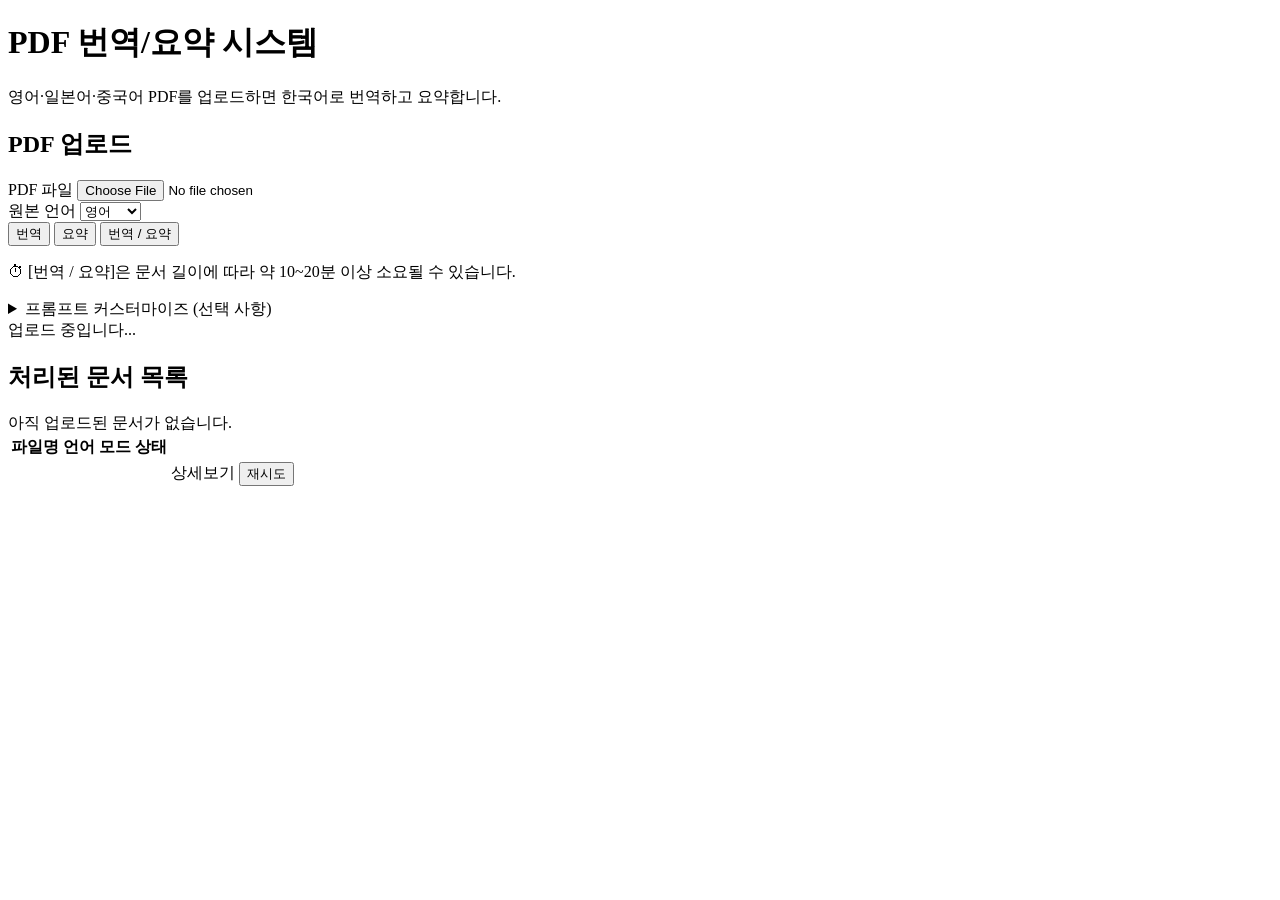
<file: src/main/resources/templates/index.html>
<!DOCTYPE html>
<html xmlns:th="http://www.thymeleaf.org" lang="ko">
<head>
    <meta charset="UTF-8">
    <meta name="viewport" content="width=device-width, initial-scale=1.0">
    <title>PDF 번역/요약 시스템</title>
    <link rel="stylesheet" th:href="@{/css/style.css}">
</head>
<body th:data-has-processing="${hasProcessing}">
<div class="container">
    <h1>PDF 번역/요약 시스템</h1>
    <p class="subtitle">영어·일본어·중국어 PDF를 업로드하면 한국어로 번역하고 요약합니다.</p>

    <div class="card">
        <h2>PDF 업로드</h2>

        <div th:if="${message}" class="alert" th:text="${message}"></div>

        <form method="post" action="/upload" enctype="multipart/form-data" id="uploadForm">
            <div class="form-row">
                <div class="form-group">
                    <label>PDF 파일</label>
                    <input type="file" name="file" accept=".pdf" required>
                </div>
                <div class="form-group" style="max-width:160px;">
                    <label>원본 언어</label>
                    <select name="sourceLang">
                        <option value="EN">영어</option>
                        <option value="JA">일본어</option>
                        <option value="ZH">중국어</option>
                    </select>
                </div>
                <div class="btn-group">
                    <button type="submit" name="processMode" value="TRANSLATE" class="btn-submit btn-translate">번역</button>
                    <button type="submit" name="processMode" value="SUMMARIZE" class="btn-submit btn-summarize">요약</button>
                    <button type="submit" name="processMode" value="BOTH" class="btn-submit btn-both">번역 / 요약</button>
                </div>
            </div>
            <p class="notice-time">⏱ [번역 / 요약]은 문서 길이에 따라 약 10~20분 이상 소요될 수 있습니다.</p>

            <details class="prompt-advanced">
                <summary class="prompt-toggle">프롬프트 커스터마이즈 (선택 사항)</summary>
                <div class="prompt-fields">
                    <div class="form-group">
                        <label>번역 프롬프트 (시스템)</label>
                        <textarea name="translatePrompt" rows="3"
                                  placeholder="비워두면 기본 전문 번역 프롬프트 사용&#10;예: 법률 계약서 전문 번역가입니다. 조항 번호와 당사자명을 원문 그대로 유지하세요."></textarea>
                    </div>
                    <div class="form-group">
                        <label>요약 프롬프트 (시스템)</label>
                        <textarea name="summaryPrompt" rows="3"
                                  placeholder="비워두면 문서 유형 자동 판별 요약 프롬프트 사용&#10;예: 특허 청구항 중심으로 발명의 핵심을 3줄 이내로 요약하세요."></textarea>
                    </div>
                </div>
            </details>
            <div class="uploading" id="uploadingMsg">
                <div class="spinner"></div>
                <span>업로드 중입니다...</span>
            </div>
        </form>
    </div>

    <div class="card">
        <h2>처리된 문서 목록</h2>
        <div th:if="${#lists.isEmpty(documents)}" class="empty">아직 업로드된 문서가 없습니다.</div>
        <div class="table-wrap" th:unless="${#lists.isEmpty(documents)}">
            <table>
                <thead>
                <tr>
                    <th>파일명</th>
                    <th class="col-lang">언어</th>
                    <th class="col-mode">모드</th>
                    <th class="col-status">상태</th>
                    <th class="col-action"></th>
                </tr>
                </thead>
                <tbody>
                <tr th:each="doc : ${documents}"
                    th:class="${doc.status.name() == 'FAILED'} ? 'row-failed' : ''">
                    <td>
                        <div style="font-weight:600;color:#1a2b4a;font-size:0.9rem;" th:text="${doc.fileName}"></div>
                        <div class="meta-text" th:text="${#temporals.format(doc.createdAt, 'MM-dd HH:mm')}"></div>
                    </td>
                    <td style="font-size:0.84rem;color:#475569;font-weight:500;white-space:nowrap;"
                        th:text="${doc.originLang == 'EN' ? '영어' : (doc.originLang == 'JA' ? '일본어' : '중국어')}"></td>
                    <td style="font-size:0.82rem;color:#64748b;white-space:nowrap;"
                        th:text="${doc.processMode?.displayName}"></td>
                    <td>
                        <span th:class="'badge badge-' + ${doc.status.name().toLowerCase()}"
                              th:text="${doc.status.displayName}"></span>
                    </td>
                    <td class="col-action" style="text-align:right;">
                        <!-- PROCESSING: 진행 상태 텍스트 (링크 없음) -->
                        <th:block th:if="${doc.status.name() == 'PROCESSING'}">
                            <span class="processing-label"
                                  th:text="${doc.processMode?.name() == 'TRANSLATE' ? '번역중...' : (doc.processMode?.name() == 'SUMMARIZE' ? '요약중...' : '번역+요약중...')}"></span>
                        </th:block>
                        <!-- 그 외: 보기 버튼 -->
                        <th:block th:unless="${doc.status.name() == 'PROCESSING'}">
                            <a class="btn-view" th:href="@{/detail/{id}(id=${doc.id})}">상세보기</a>
                            <form th:if="${doc.status.name() == 'FAILED'}"
                                  th:action="@{/retry/{id}(id=${doc.id})}"
                                  method="post"
                                  style="display:inline;">
                                <button type="submit" class="btn-retry">재시도</button>
                            </form>
                        </th:block>
                    </td>
                </tr>
                </tbody>
            </table>
        </div>
    </div>
</div>

<script th:src="@{/js/index.js}"></script>
</body>
</html>
</file>
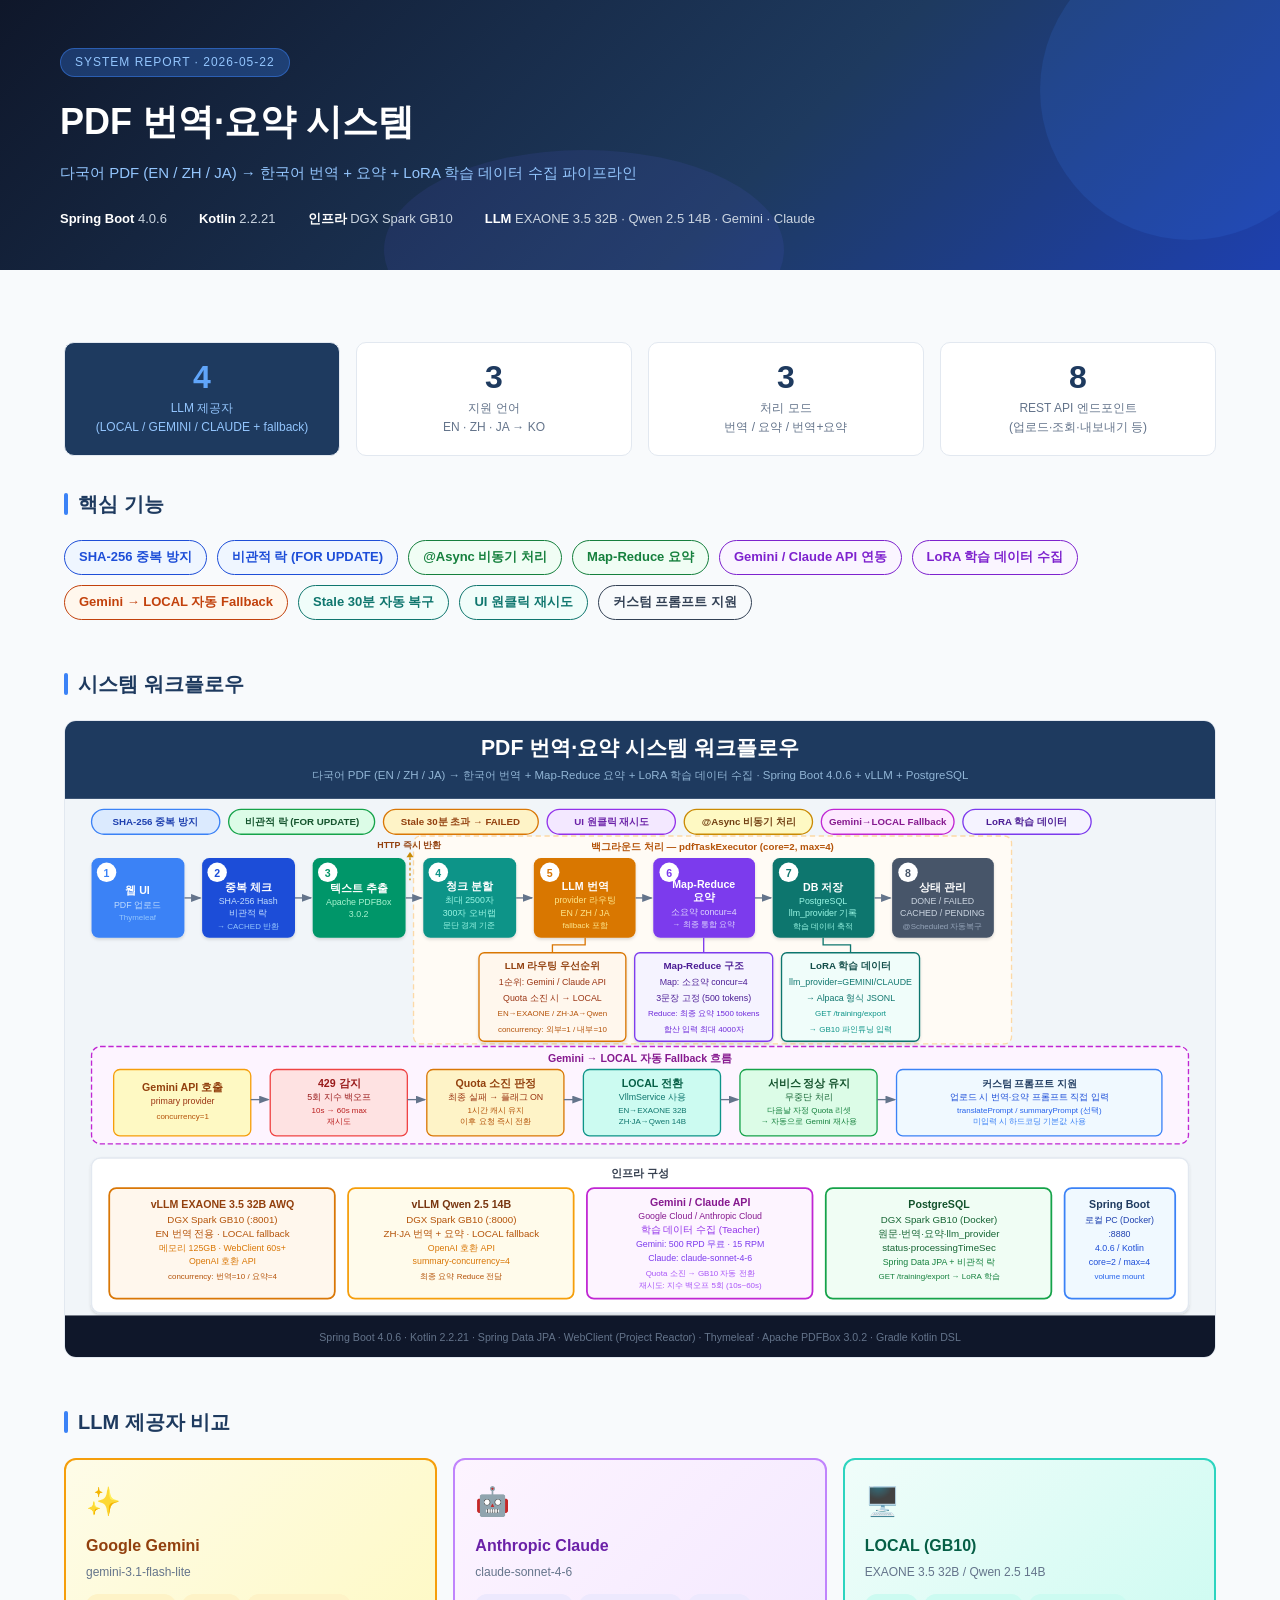
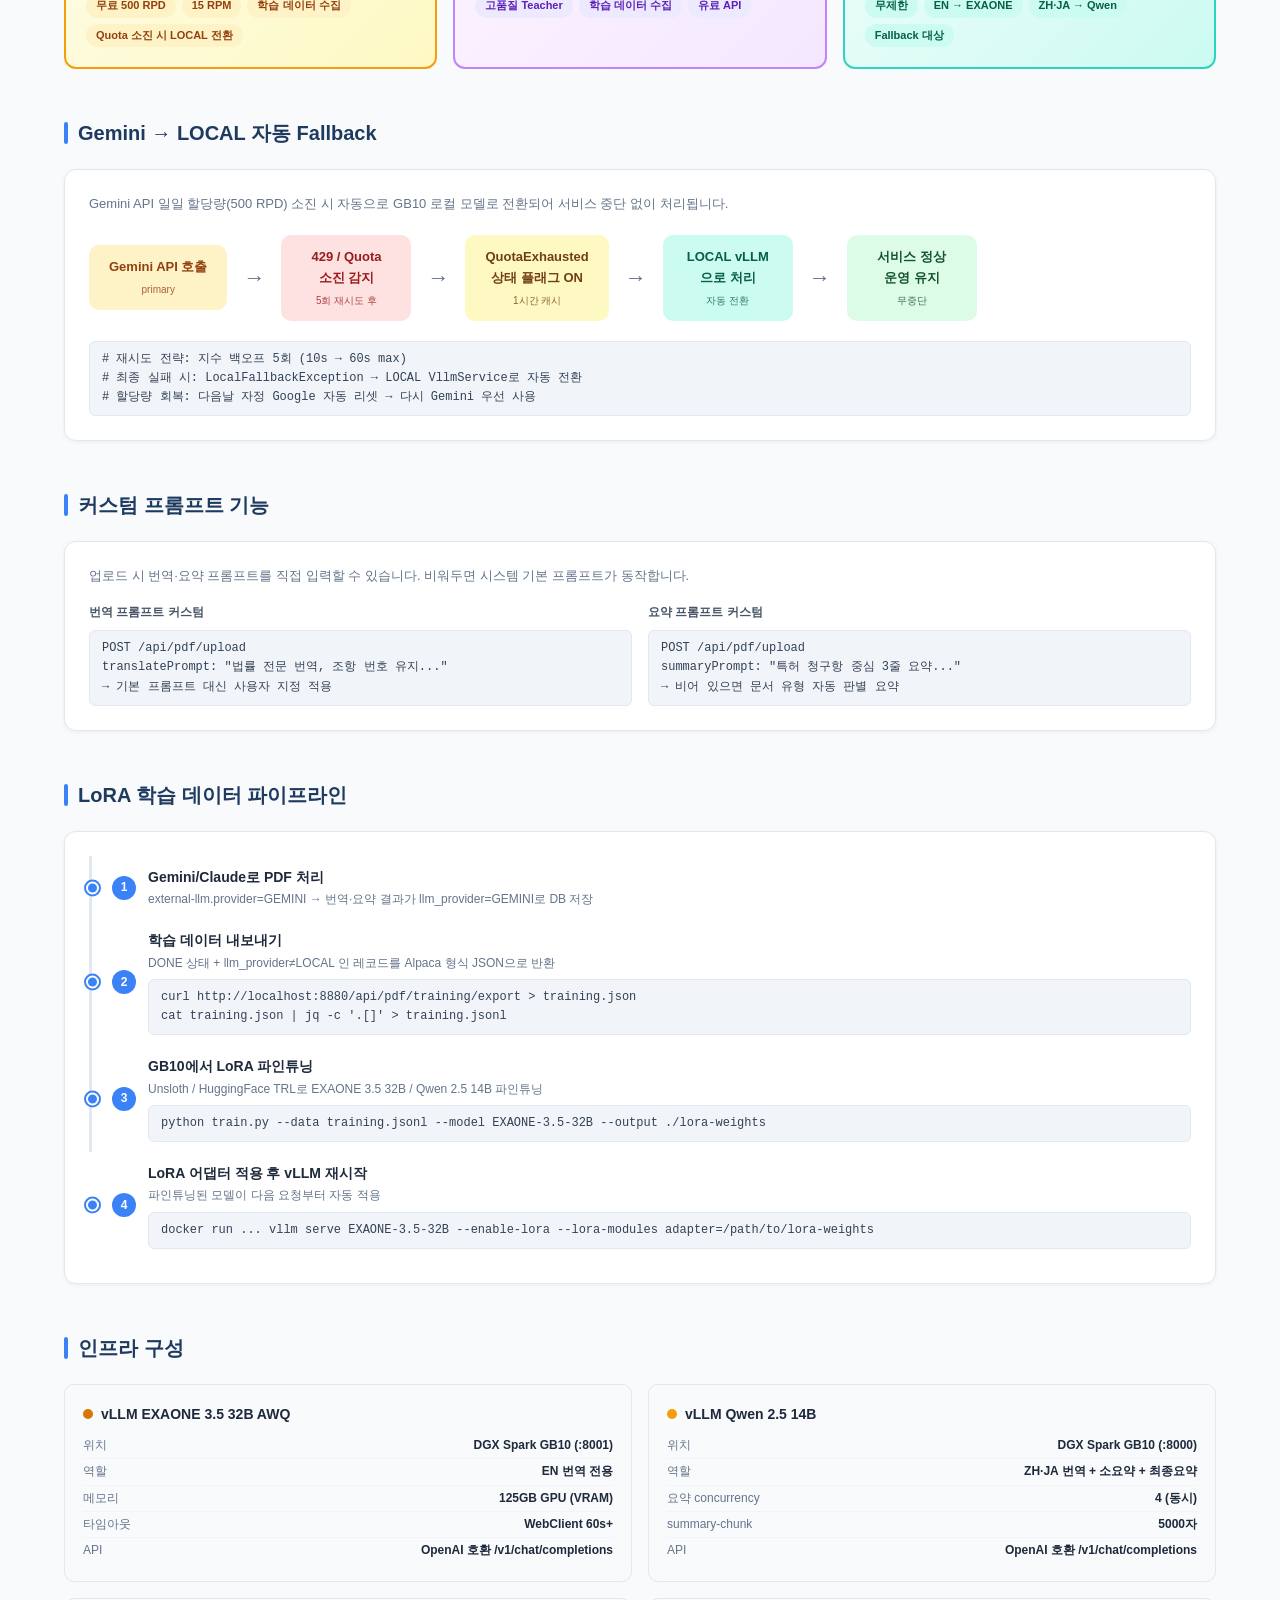
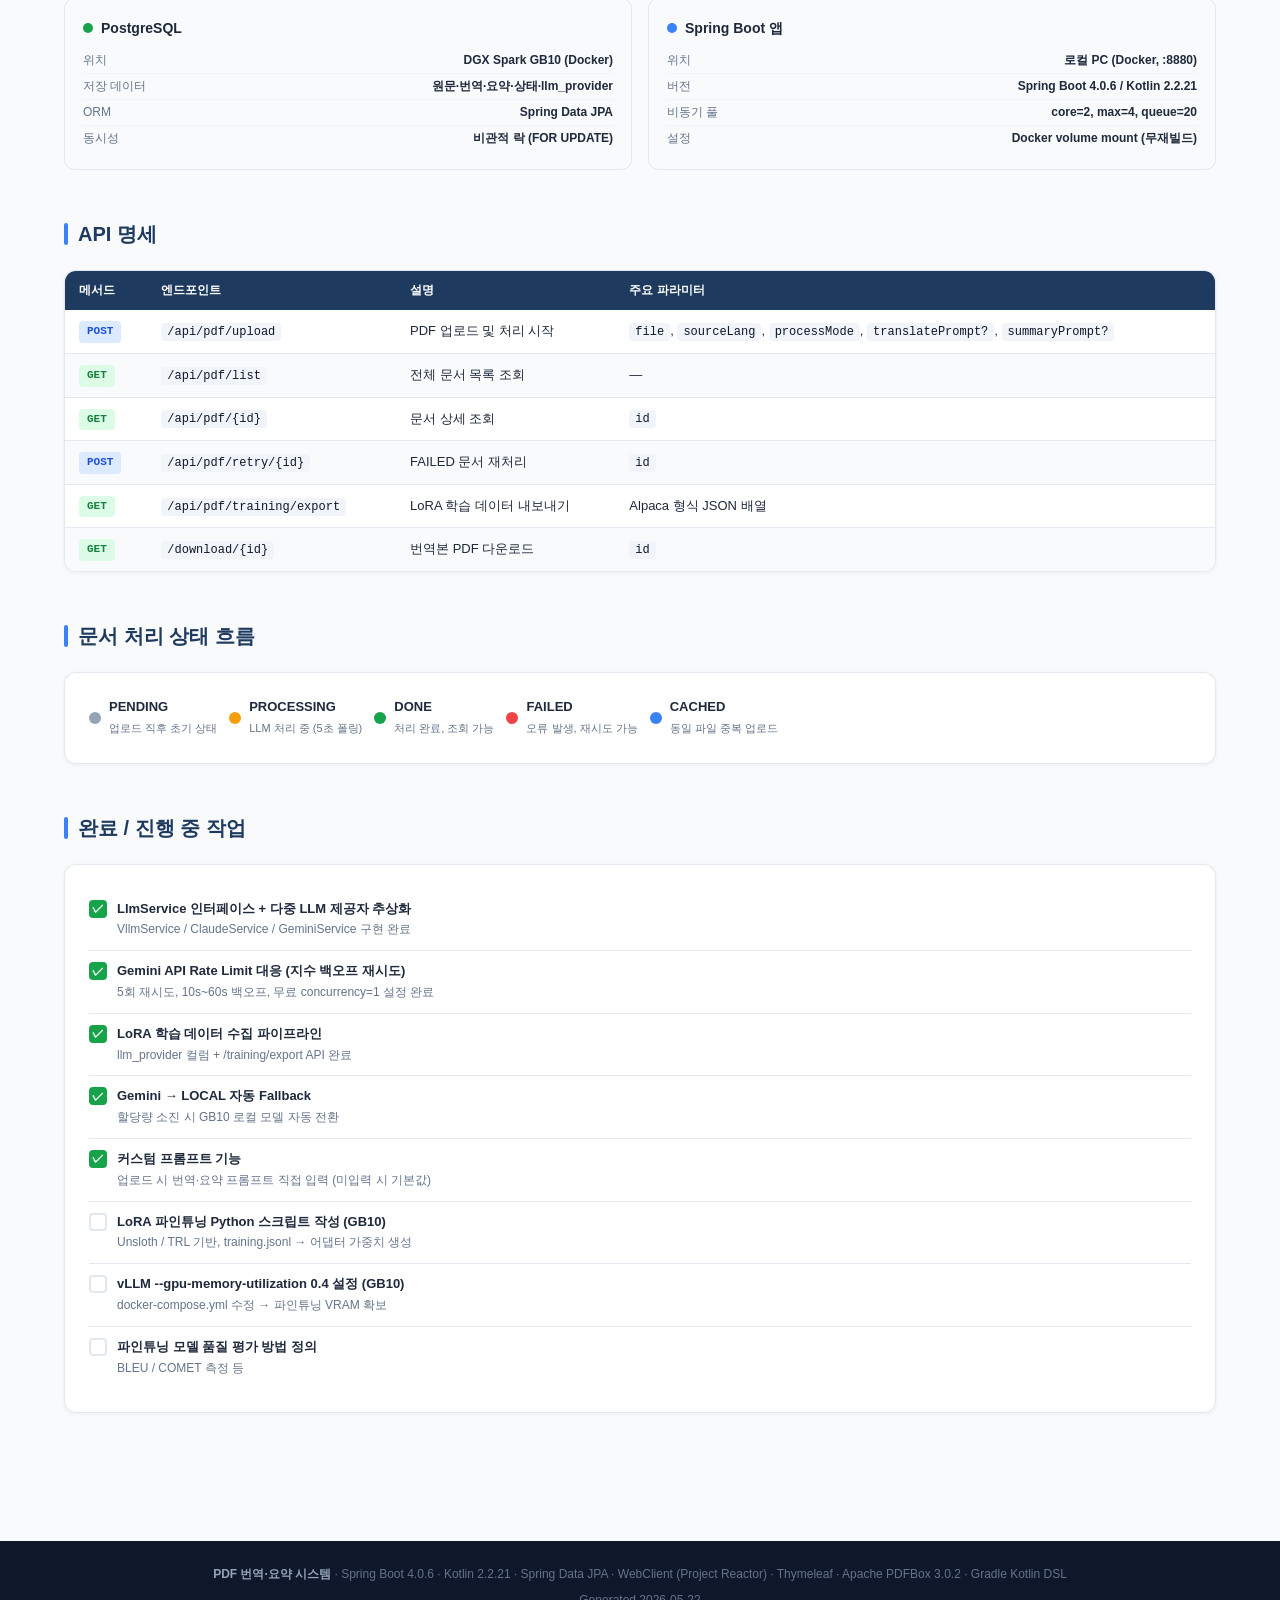
<file: docs/system-report.html>
<!DOCTYPE html>
<html lang="ko">
<head>
  <meta charset="UTF-8">
  <meta name="viewport" content="width=device-width, initial-scale=1.0">
  <title>PDF 번역·요약 시스템 보고서</title>
  <style>
    :root {
      --blue:    #3b82f6;
      --indigo:  #6366f1;
      --purple:  #9333ea;
      --green:   #16a34a;
      --orange:  #d97706;
      --teal:    #0d9488;
      --slate:   #475569;
      --navy:    #1e3a5f;
      --bg:      #f8fafc;
      --card:    #ffffff;
      --border:  #e2e8f0;
      --text:    #1e293b;
      --muted:   #64748b;
    }

    * { box-sizing: border-box; margin: 0; padding: 0; }

    body {
      font-family: 'Malgun Gothic', 'Apple SD Gothic Neo', 'Noto Sans KR', sans-serif;
      background: var(--bg);
      color: var(--text);
      line-height: 1.6;
    }

    /* ── Header ── */
    header {
      background: linear-gradient(135deg, #0f172a 0%, #1e3a5f 60%, #1e40af 100%);
      color: white;
      padding: 48px 60px 40px;
      position: relative;
      overflow: hidden;
    }
    header::before {
      content: '';
      position: absolute;
      top: -60px; right: -60px;
      width: 300px; height: 300px;
      border-radius: 50%;
      background: rgba(59,130,246,0.15);
    }
    header::after {
      content: '';
      position: absolute;
      bottom: -80px; left: 30%;
      width: 400px; height: 200px;
      border-radius: 50%;
      background: rgba(99,102,241,0.1);
    }
    .header-tag {
      display: inline-block;
      background: rgba(59,130,246,0.3);
      border: 1px solid rgba(59,130,246,0.5);
      color: #93c5fd;
      font-size: 12px;
      padding: 4px 14px;
      border-radius: 20px;
      margin-bottom: 16px;
      letter-spacing: 1px;
    }
    header h1 {
      font-size: 36px;
      font-weight: 800;
      margin-bottom: 10px;
      position: relative; z-index: 1;
    }
    header p {
      color: #93c5fd;
      font-size: 15px;
      position: relative; z-index: 1;
    }
    .header-meta {
      margin-top: 24px;
      display: flex;
      gap: 32px;
      position: relative; z-index: 1;
    }
    .header-meta span {
      font-size: 13px;
      color: #cbd5e1;
    }
    .header-meta strong { color: white; }

    /* ── Layout ── */
    main { max-width: 1200px; margin: 0 auto; padding: 40px 24px 80px; }

    /* ── Section ── */
    section { margin-bottom: 48px; }
    .section-title {
      font-size: 20px;
      font-weight: 700;
      color: var(--navy);
      margin-bottom: 20px;
      display: flex;
      align-items: center;
      gap: 10px;
    }
    .section-title::before {
      content: '';
      display: inline-block;
      width: 4px; height: 22px;
      background: var(--blue);
      border-radius: 2px;
    }

    /* ── Cards ── */
    .card {
      background: var(--card);
      border: 1px solid var(--border);
      border-radius: 12px;
      padding: 24px;
      box-shadow: 0 1px 4px rgba(0,0,0,.06);
    }

    /* ── Chip grid ── */
    .chip-grid {
      display: flex;
      flex-wrap: wrap;
      gap: 10px;
      margin-bottom: 24px;
    }
    .chip {
      display: flex;
      align-items: center;
      gap: 6px;
      padding: 6px 14px;
      border-radius: 20px;
      font-size: 13px;
      font-weight: 600;
      border: 1px solid currentColor;
    }
    .chip-blue   { background:#eff6ff; color:#1d4ed8; }
    .chip-green  { background:#f0fdf4; color:#15803d; }
    .chip-purple { background:#faf5ff; color:#7e22ce; }
    .chip-orange { background:#fff7ed; color:#c2410c; }
    .chip-teal   { background:#f0fdfa; color:#0f766e; }
    .chip-slate  { background:#f8fafc; color:#334155; }

    /* ── Flow diagram ── */
    .flow-wrap {
      overflow-x: auto;
      padding-bottom: 8px;
    }
    .flow {
      display: flex;
      align-items: flex-start;
      gap: 0;
      min-width: 560px;
    }
    .flow-step {
      display: flex;
      flex-direction: column;
      align-items: center;
      min-width: 120px;
      flex: 1;
    }
    .flow-sep {
      flex-shrink: 0;
      width: 28px;
      padding-top: 33px;
      text-align: center;
      color: #94a3b8;
      font-size: 20px;
      line-height: 1;
    }
    .flow-box {
      width: 100%;
      border-radius: 10px;
      padding: 14px 8px;
      text-align: center;
      color: white;
      font-size: 12px;
      font-weight: 700;
      min-height: 90px;
      display: flex;
      flex-direction: column;
      align-items: center;
      justify-content: center;
      gap: 4px;
      box-shadow: 0 2px 8px rgba(0,0,0,.12);
    }
    .flow-num {
      display: flex;
      align-items: center;
      justify-content: center;
      width: 22px; height: 22px;
      border-radius: 50%;
      background: rgba(255,255,255,0.3);
      font-size: 12px;
      font-weight: 800;
      margin-bottom: 2px;
    }
    .flow-sub {
      font-size: 10px;
      font-weight: 400;
      opacity: .85;
      margin-top: 2px;
      line-height: 1.4;
    }
    .flow-label {
      font-size: 10px;
      color: var(--muted);
      text-align: center;
      margin-top: 6px;
      padding: 0 4px;
      min-height: 16px;
    }
    .bg-async {
      background: #fffbf5;
      border: 2px dashed #fcd9a7;
      border-radius: 12px;
      padding: 12px 16px 16px;
      flex: 1;
    }
    .async-label {
      font-size: 11px;
      color: #b45309;
      font-weight: 700;
      margin-bottom: 8px;
    }

    /* ── LLM Provider cards ── */
    .provider-grid {
      display: grid;
      grid-template-columns: repeat(3, 1fr);
      gap: 16px;
    }
    .provider-card {
      border-radius: 12px;
      padding: 20px;
      border: 2px solid transparent;
    }
    .provider-card.gemini {
      background: linear-gradient(135deg, #fefce8, #fef9c3);
      border-color: #f59e0b;
    }
    .provider-card.claude {
      background: linear-gradient(135deg, #fdf4ff, #f3e8ff);
      border-color: #c084fc;
    }
    .provider-card.local {
      background: linear-gradient(135deg, #f0fdfa, #ccfbf1);
      border-color: #2dd4bf;
    }
    .provider-icon {
      font-size: 28px;
      margin-bottom: 8px;
    }
    .provider-name {
      font-size: 16px;
      font-weight: 800;
      margin-bottom: 4px;
    }
    .provider-sub {
      font-size: 12px;
      color: var(--muted);
      margin-bottom: 12px;
    }
    .provider-badges {
      display: flex;
      flex-wrap: wrap;
      gap: 6px;
    }
    .badge {
      font-size: 11px;
      padding: 3px 10px;
      border-radius: 12px;
      font-weight: 600;
    }
    .badge-yellow { background:#fef3c7; color:#92400e; }
    .badge-purple { background:#ede9fe; color:#5b21b6; }
    .badge-teal   { background:#ccfbf1; color:#065f46; }
    .badge-blue   { background:#dbeafe; color:#1e40af; }
    .badge-green  { background:#dcfce7; color:#14532d; }
    .badge-red    { background:#fee2e2; color:#991b1b; }

    /* ── Pipeline flow ── */
    .pipeline {
      display: flex;
      flex-direction: column;
      gap: 0;
    }
    .pipeline-row {
      display: flex;
      align-items: center;
      gap: 12px;
      padding: 10px 0;
      border-left: 3px solid var(--border);
      padding-left: 20px;
      position: relative;
    }
    .pipeline-row::before {
      content: '';
      position: absolute;
      left: -6px;
      top: 50%;
      transform: translateY(-50%);
      width: 9px; height: 9px;
      border-radius: 50%;
      background: var(--blue);
      border: 2px solid white;
      box-shadow: 0 0 0 2px var(--blue);
    }
    .pipeline-row:last-child { border-left: 3px solid transparent; }
    .pipeline-num {
      background: var(--blue);
      color: white;
      font-size: 12px;
      font-weight: 800;
      width: 24px; height: 24px;
      border-radius: 50%;
      display: flex;
      align-items: center;
      justify-content: center;
      flex-shrink: 0;
    }
    .pipeline-content { flex: 1; }
    .pipeline-title { font-weight: 700; font-size: 14px; }
    .pipeline-desc { font-size: 12px; color: var(--muted); margin-top: 2px; }
    .pipeline-code {
      font-family: 'Consolas', monospace;
      font-size: 12px;
      background: #f1f5f9;
      border: 1px solid var(--border);
      border-radius: 6px;
      padding: 8px 12px;
      margin-top: 6px;
      color: #334155;
    }

    /* ── Infra grid ── */
    .infra-grid {
      display: grid;
      grid-template-columns: repeat(2, 1fr);
      gap: 16px;
    }
    .infra-card {
      border-radius: 10px;
      padding: 18px;
      border: 1px solid var(--border);
    }
    .infra-card h4 {
      font-size: 14px;
      font-weight: 700;
      margin-bottom: 8px;
      display: flex;
      align-items: center;
      gap: 8px;
    }
    .infra-dot {
      width: 10px; height: 10px;
      border-radius: 50%;
      flex-shrink: 0;
    }
    .infra-row {
      display: flex;
      justify-content: space-between;
      font-size: 12px;
      color: var(--muted);
      padding: 3px 0;
      border-bottom: 1px solid #f1f5f9;
    }
    .infra-row:last-child { border-bottom: none; }
    .infra-val { font-weight: 600; color: var(--text); }

    /* ── API table ── */
    .api-table {
      width: 100%;
      border-collapse: collapse;
      font-size: 13px;
    }
    .api-table th {
      background: var(--navy);
      color: white;
      padding: 10px 14px;
      text-align: left;
      font-size: 12px;
      font-weight: 600;
    }
    .api-table th:first-child { border-radius: 8px 0 0 0; }
    .api-table th:last-child { border-radius: 0 8px 0 0; }
    .api-table td {
      padding: 10px 14px;
      border-bottom: 1px solid var(--border);
    }
    .api-table tr:last-child td { border-bottom: none; }
    .api-table tr:nth-child(even) td { background: #f8fafc; }
    .method {
      display: inline-block;
      padding: 2px 8px;
      border-radius: 4px;
      font-size: 11px;
      font-weight: 800;
      font-family: monospace;
    }
    .method-get  { background:#dcfce7; color:#15803d; }
    .method-post { background:#dbeafe; color:#1d4ed8; }
    code {
      font-family: 'Consolas', monospace;
      font-size: 12px;
      background: #f1f5f9;
      padding: 2px 6px;
      border-radius: 4px;
      color: #0f172a;
    }

    /* ── Status badges ── */
    .status-grid {
      display: flex;
      flex-wrap: wrap;
      gap: 12px;
    }
    .status-item {
      display: flex;
      align-items: center;
      gap: 8px;
      font-size: 13px;
    }
    .status-dot {
      width: 12px; height: 12px;
      border-radius: 50%;
    }

    /* ── Todo list ── */
    .todo-list { list-style: none; }
    .todo-list li {
      display: flex;
      align-items: flex-start;
      gap: 10px;
      padding: 10px 0;
      border-bottom: 1px solid var(--border);
      font-size: 13px;
    }
    .todo-list li:last-child { border-bottom: none; }
    .todo-check {
      width: 18px; height: 18px;
      border: 2px solid var(--border);
      border-radius: 4px;
      flex-shrink: 0;
      margin-top: 1px;
    }
    .todo-done { background: var(--green); border-color: var(--green); }
    .todo-done::after {
      content: '✓';
      display: flex;
      align-items: center;
      justify-content: center;
      color: white;
      font-size: 12px;
      font-weight: 800;
      height: 100%;
    }

    /* ── SVG embed ── */
    .svg-container {
      border: 1px solid var(--border);
      border-radius: 12px;
      overflow: hidden;
      background: white;
      width: 100%;
    }
    .svg-container img {
      width: 100%;
      height: auto;
      display: block;
    }

    /* ── Stat cards ── */
    .stat-grid {
      display: grid;
      grid-template-columns: repeat(4, 1fr);
      gap: 16px;
      margin-bottom: 32px;
    }
    .stat-card {
      background: var(--card);
      border: 1px solid var(--border);
      border-radius: 10px;
      padding: 18px;
      text-align: center;
    }
    .stat-num {
      font-size: 32px;
      font-weight: 800;
      color: var(--navy);
      line-height: 1;
    }
    .stat-label {
      font-size: 12px;
      color: var(--muted);
      margin-top: 6px;
    }
    .stat-card.highlight { background: var(--navy); }
    .stat-card.highlight .stat-num { color: #60a5fa; }
    .stat-card.highlight .stat-label { color: #93c5fd; }

    /* ── Fallback flow ── */
    .fallback-diagram {
      display: flex;
      align-items: center;
      gap: 0;
      flex-wrap: wrap;
    }
    .fb-box {
      border-radius: 10px;
      padding: 12px 20px;
      font-size: 13px;
      font-weight: 700;
      text-align: center;
      min-width: 130px;
    }
    .fb-arrow {
      font-size: 22px;
      color: var(--muted);
      padding: 0 8px;
    }
    .fb-label {
      font-size: 10px;
      font-weight: 400;
      margin-top: 4px;
      opacity: .8;
    }

    /* ── Footer ── */
    footer {
      background: #0f172a;
      color: #64748b;
      text-align: center;
      padding: 24px;
      font-size: 12px;
    }
    footer strong { color: #94a3b8; }

    /* ── Responsive ── */
    @media (max-width: 768px) {
      header { padding: 32px 20px; }
      header h1 { font-size: 24px; }
      .provider-grid, .infra-grid, .stat-grid { grid-template-columns: 1fr; }
      .flow { flex-direction: column; }
      .flow-step + .flow-step::before { content: '↓'; left: 50%; transform: translateX(-50%); top: -16px; }
    }
  </style>
</head>
<body>

<!-- ============================================================ HEADER -->
<header>
  <div class="header-tag">SYSTEM REPORT · 2026-05-22</div>
  <h1>PDF 번역·요약 시스템</h1>
  <p>다국어 PDF (EN / ZH / JA) → 한국어 번역 + 요약 + LoRA 학습 데이터 수집 파이프라인</p>
  <div class="header-meta">
    <span><strong>Spring Boot</strong> 4.0.6</span>
    <span><strong>Kotlin</strong> 2.2.21</span>
    <span><strong>인프라</strong> DGX Spark GB10</span>
    <span><strong>LLM</strong> EXAONE 3.5 32B · Qwen 2.5 14B · Gemini · Claude</span>
  </div>
</header>

<main>

  <!-- ============================================================ STATS -->
  <div class="stat-grid" style="margin-top: 32px;">
    <div class="stat-card highlight">
      <div class="stat-num">4</div>
      <div class="stat-label">LLM 제공자<br>(LOCAL / GEMINI / CLAUDE + fallback)</div>
    </div>
    <div class="stat-card">
      <div class="stat-num">3</div>
      <div class="stat-label">지원 언어<br>EN · ZH · JA → KO</div>
    </div>
    <div class="stat-card">
      <div class="stat-num">3</div>
      <div class="stat-label">처리 모드<br>번역 / 요약 / 번역+요약</div>
    </div>
    <div class="stat-card">
      <div class="stat-num">8</div>
      <div class="stat-label">REST API 엔드포인트<br>(업로드·조회·내보내기 등)</div>
    </div>
  </div>

  <!-- ============================================================ FEATURES -->
  <section>
    <div class="section-title">핵심 기능</div>
    <div class="chip-grid">
      <span class="chip chip-blue">SHA-256 중복 방지</span>
      <span class="chip chip-blue">비관적 락 (FOR UPDATE)</span>
      <span class="chip chip-green">@Async 비동기 처리</span>
      <span class="chip chip-green">Map-Reduce 요약</span>
      <span class="chip chip-purple">Gemini / Claude API 연동</span>
      <span class="chip chip-purple">LoRA 학습 데이터 수집</span>
      <span class="chip chip-orange">Gemini → LOCAL 자동 Fallback</span>
      <span class="chip chip-teal">Stale 30분 자동 복구</span>
      <span class="chip chip-teal">UI 원클릭 재시도</span>
      <span class="chip chip-slate">커스텀 프롬프트 지원</span>
    </div>
  </section>

  <!-- ============================================================ WORKFLOW SVG -->
  <section>
    <div class="section-title">시스템 워크플로우</div>
    <div class="svg-container">
      <svg xmlns="http://www.w3.org/2000/svg" viewBox="0 0 1300 720" style="width: 100%; height: auto; display: block;">
  <defs>
    <marker id="arr" markerWidth="8" markerHeight="6" refX="7" refY="3" orient="auto">
      <polygon points="0 0, 8 3, 0 6" fill="#64748b"/>
    </marker>
    <marker id="arr-red" markerWidth="8" markerHeight="6" refX="7" refY="3" orient="auto">
      <polygon points="0 0, 8 3, 0 6" fill="#ef4444"/>
    </marker>
    <marker id="arr-green" markerWidth="8" markerHeight="6" refX="7" refY="3" orient="auto">
      <polygon points="0 0, 8 3, 0 6" fill="#16a34a"/>
    </marker>
    <filter id="sh" x="-5%" y="-5%" width="115%" height="130%">
      <feDropShadow dx="0" dy="2" stdDeviation="2" flood-color="#00000022"/>
    </filter>
  </defs>

  <!-- Background -->
  <rect width="1300" height="720" fill="#f1f5f9"/>

  <!-- ===== HEADER ===== -->
  <rect x="0" y="0" width="1300" height="88" fill="#1e3a5f"/>
  <text x="650" y="38" fill="white" font-size="24" font-weight="bold" text-anchor="middle" font-family="'Malgun Gothic','Apple SD Gothic Neo',sans-serif">PDF 번역·요약 시스템 워크플로우</text>
  <text x="650" y="66" fill="#90b4d4" font-size="13" text-anchor="middle" font-family="'Malgun Gothic','Apple SD Gothic Neo',sans-serif">다국어 PDF (EN / ZH / JA) → 한국어 번역 + Map-Reduce 요약 + LoRA 학습 데이터 수집  ·  Spring Boot 4.0.6 + vLLM + PostgreSQL</text>

  <!-- ===== FEATURE CHIPS ===== -->
  <rect x="30"  y="100" width="145" height="28" rx="14" fill="#dbeafe" stroke="#3b82f6" stroke-width="1.5"/>
  <text x="102" y="118" fill="#1e40af" font-size="11" font-weight="bold" text-anchor="middle" font-family="'Malgun Gothic',sans-serif">SHA-256 중복 방지</text>

  <rect x="185" y="100" width="165" height="28" rx="14" fill="#dcfce7" stroke="#16a34a" stroke-width="1.5"/>
  <text x="268" y="118" fill="#14532d" font-size="11" font-weight="bold" text-anchor="middle" font-family="'Malgun Gothic',sans-serif">비관적 락 (FOR UPDATE)</text>

  <rect x="360" y="100" width="175" height="28" rx="14" fill="#fef3c7" stroke="#d97706" stroke-width="1.5"/>
  <text x="447" y="118" fill="#92400e" font-size="11" font-weight="bold" text-anchor="middle" font-family="'Malgun Gothic',sans-serif">Stale 30분 초과 → FAILED</text>

  <rect x="545" y="100" width="145" height="28" rx="14" fill="#f3e8ff" stroke="#9333ea" stroke-width="1.5"/>
  <text x="618" y="118" fill="#6b21a8" font-size="11" font-weight="bold" text-anchor="middle" font-family="'Malgun Gothic',sans-serif">UI 원클릭 재시도</text>

  <rect x="700" y="100" width="145" height="28" rx="14" fill="#fef9c3" stroke="#ca8a04" stroke-width="1.5"/>
  <text x="773" y="118" fill="#713f12" font-size="11" font-weight="bold" text-anchor="middle" font-family="'Malgun Gothic',sans-serif">@Async 비동기 처리</text>

  <rect x="855" y="100" width="150" height="28" rx="14" fill="#fde8ff" stroke="#c026d3" stroke-width="1.5"/>
  <text x="930" y="118" fill="#86198f" font-size="11" font-weight="bold" text-anchor="middle" font-family="'Malgun Gothic',sans-serif">Gemini→LOCAL Fallback</text>

  <rect x="1015" y="100" width="145" height="28" rx="14" fill="#f5f3ff" stroke="#7c3aed" stroke-width="1.5"/>
  <text x="1087" y="118" fill="#4c1d95" font-size="11" font-weight="bold" text-anchor="middle" font-family="'Malgun Gothic',sans-serif">LoRA 학습 데이터</text>

  <!-- ===== ASYNC BACKGROUND ===== -->
  <rect x="394" y="130" width="676" height="235" rx="8" fill="#fffbf5" stroke="#fcd9a7" stroke-width="1.5" stroke-dasharray="6,4"/>
  <text x="732" y="146" fill="#b45309" font-size="11" font-weight="bold" text-anchor="middle" font-family="'Malgun Gothic',sans-serif">백그라운드 처리 — pdfTaskExecutor (core=2, max=4)</text>

  <!-- ===== MAIN STEPS (y=155, h=90) ===== -->

  <!-- STEP 1: 웹 UI -->
  <rect x="30"  y="155" width="105" height="90" rx="8" fill="#3b82f6" filter="url(#sh)"/>
  <circle cx="47" cy="171" r="11" fill="white"/>
  <text x="47"  y="176" fill="#3b82f6" font-size="12" font-weight="bold" text-anchor="middle">1</text>
  <text x="82"  y="196" fill="white" font-size="12" font-weight="bold" text-anchor="middle" font-family="'Malgun Gothic',sans-serif">웹 UI</text>
  <text x="82"  y="211" fill="#bfdbfe" font-size="10" text-anchor="middle" font-family="'Malgun Gothic',sans-serif">PDF 업로드</text>
  <text x="82"  y="225" fill="#93c5fd" font-size="9"  text-anchor="middle" font-family="'Malgun Gothic',sans-serif">Thymeleaf</text>
  <line x1="135" y1="200" x2="153" y2="200" stroke="#64748b" stroke-width="1.5" marker-end="url(#arr)"/>

  <!-- STEP 2: 중복 체크 -->
  <rect x="155" y="155" width="105" height="90" rx="8" fill="#1d4ed8" filter="url(#sh)"/>
  <circle cx="172" cy="171" r="11" fill="white"/>
  <text x="172" y="176" fill="#1d4ed8" font-size="12" font-weight="bold" text-anchor="middle">2</text>
  <text x="207" y="192" fill="white" font-size="12" font-weight="bold" text-anchor="middle" font-family="'Malgun Gothic',sans-serif">중복 체크</text>
  <text x="207" y="207" fill="#bfdbfe" font-size="10" text-anchor="middle" font-family="'Malgun Gothic',sans-serif">SHA-256 Hash</text>
  <text x="207" y="221" fill="#bfdbfe" font-size="10" text-anchor="middle" font-family="'Malgun Gothic',sans-serif">비관적 락</text>
  <text x="207" y="235" fill="#93c5fd" font-size="9"  text-anchor="middle" font-family="'Malgun Gothic',sans-serif">→ CACHED 반환</text>
  <line x1="260" y1="200" x2="278" y2="200" stroke="#64748b" stroke-width="1.5" marker-end="url(#arr)"/>

  <!-- STEP 3: 텍스트 추출 -->
  <rect x="280" y="155" width="105" height="90" rx="8" fill="#059669" filter="url(#sh)"/>
  <circle cx="297" cy="171" r="11" fill="white"/>
  <text x="297" y="176" fill="#059669" font-size="12" font-weight="bold" text-anchor="middle">3</text>
  <text x="332" y="193" fill="white" font-size="12" font-weight="bold" text-anchor="middle" font-family="'Malgun Gothic',sans-serif">텍스트 추출</text>
  <text x="332" y="208" fill="#a7f3d0" font-size="10" text-anchor="middle" font-family="'Malgun Gothic',sans-serif">Apache PDFBox</text>
  <text x="332" y="222" fill="#a7f3d0" font-size="10" text-anchor="middle" font-family="'Malgun Gothic',sans-serif">3.0.2</text>

  <!-- HTTP 즉시 반환 표시 -->
  <line x1="385" y1="200" x2="403" y2="200" stroke="#64748b" stroke-width="1.5" marker-end="url(#arr)"/>
  <line x1="390" y1="154" x2="390" y2="180" stroke="#ca8a04" stroke-width="1.5" stroke-dasharray="3,3"/>
  <polygon points="386,154 394,154 390,148" fill="#ca8a04"/>
  <text x="353" y="144" fill="#92400e" font-size="10" font-weight="bold" font-family="'Malgun Gothic',sans-serif">HTTP 즉시 반환</text>

  <!-- STEP 4: 청크 분할 -->
  <rect x="405" y="155" width="105" height="90" rx="8" fill="#0d9488" filter="url(#sh)"/>
  <circle cx="422" cy="171" r="11" fill="white"/>
  <text x="422" y="176" fill="#0d9488" font-size="12" font-weight="bold" text-anchor="middle">4</text>
  <text x="457" y="191" fill="white" font-size="12" font-weight="bold" text-anchor="middle" font-family="'Malgun Gothic',sans-serif">청크 분할</text>
  <text x="457" y="206" fill="#99f6e4" font-size="10" text-anchor="middle" font-family="'Malgun Gothic',sans-serif">최대 2500자</text>
  <text x="457" y="220" fill="#99f6e4" font-size="10" text-anchor="middle" font-family="'Malgun Gothic',sans-serif">300자 오버랩</text>
  <text x="457" y="234" fill="#99f6e4" font-size="9"  text-anchor="middle" font-family="'Malgun Gothic',sans-serif">문단 경계 기준</text>
  <line x1="510" y1="200" x2="528" y2="200" stroke="#64748b" stroke-width="1.5" marker-end="url(#arr)"/>

  <!-- STEP 5: LLM 번역 -->
  <rect x="530" y="155" width="115" height="90" rx="8" fill="#d97706" filter="url(#sh)"/>
  <circle cx="548" cy="171" r="11" fill="white"/>
  <text x="548" y="176" fill="#d97706" font-size="12" font-weight="bold" text-anchor="middle">5</text>
  <text x="588" y="191" fill="white" font-size="12" font-weight="bold" text-anchor="middle" font-family="'Malgun Gothic',sans-serif">LLM 번역</text>
  <text x="588" y="206" fill="#fde68a" font-size="10" text-anchor="middle" font-family="'Malgun Gothic',sans-serif">provider 라우팅</text>
  <text x="588" y="220" fill="#fde68a" font-size="10" text-anchor="middle" font-family="'Malgun Gothic',sans-serif">EN / ZH / JA</text>
  <text x="588" y="234" fill="#fde68a" font-size="9"  text-anchor="middle" font-family="'Malgun Gothic',sans-serif">fallback 포함</text>
  <line x1="645" y1="200" x2="663" y2="200" stroke="#64748b" stroke-width="1.5" marker-end="url(#arr)"/>

  <!-- STEP 6: Map-Reduce 요약 -->
  <rect x="665" y="155" width="115" height="90" rx="8" fill="#7c3aed" filter="url(#sh)"/>
  <circle cx="683" cy="171" r="11" fill="white"/>
  <text x="683" y="176" fill="#7c3aed" font-size="12" font-weight="bold" text-anchor="middle">6</text>
  <text x="722" y="189" fill="white" font-size="12" font-weight="bold" text-anchor="middle" font-family="'Malgun Gothic',sans-serif">Map-Reduce</text>
  <text x="722" y="204" fill="white" font-size="12" font-weight="bold" text-anchor="middle" font-family="'Malgun Gothic',sans-serif">요약</text>
  <text x="722" y="219" fill="#ddd6fe" font-size="10" text-anchor="middle" font-family="'Malgun Gothic',sans-serif">소요약 concur=4</text>
  <text x="722" y="233" fill="#ddd6fe" font-size="9"  text-anchor="middle" font-family="'Malgun Gothic',sans-serif">→ 최종 통합 요약</text>
  <line x1="780" y1="200" x2="798" y2="200" stroke="#64748b" stroke-width="1.5" marker-end="url(#arr)"/>

  <!-- STEP 7: DB 저장 -->
  <rect x="800" y="155" width="115" height="90" rx="8" fill="#0f766e" filter="url(#sh)"/>
  <circle cx="818" cy="171" r="11" fill="white"/>
  <text x="818" y="176" fill="#0f766e" font-size="12" font-weight="bold" text-anchor="middle">7</text>
  <text x="857" y="192" fill="white" font-size="12" font-weight="bold" text-anchor="middle" font-family="'Malgun Gothic',sans-serif">DB 저장</text>
  <text x="857" y="207" fill="#99f6e4" font-size="10" text-anchor="middle" font-family="'Malgun Gothic',sans-serif">PostgreSQL</text>
  <text x="857" y="221" fill="#99f6e4" font-size="10" text-anchor="middle" font-family="'Malgun Gothic',sans-serif">llm_provider 기록</text>
  <text x="857" y="235" fill="#99f6e4" font-size="9"  text-anchor="middle" font-family="'Malgun Gothic',sans-serif">학습 데이터 축적</text>
  <line x1="915" y1="200" x2="933" y2="200" stroke="#64748b" stroke-width="1.5" marker-end="url(#arr)"/>

  <!-- STEP 8: 상태 관리 -->
  <rect x="935" y="155" width="115" height="90" rx="8" fill="#475569" filter="url(#sh)"/>
  <circle cx="953" cy="171" r="11" fill="white"/>
  <text x="953" y="176" fill="#475569" font-size="12" font-weight="bold" text-anchor="middle">8</text>
  <text x="992" y="192" fill="white" font-size="12" font-weight="bold" text-anchor="middle" font-family="'Malgun Gothic',sans-serif">상태 관리</text>
  <text x="992" y="207" fill="#cbd5e1" font-size="10" text-anchor="middle" font-family="'Malgun Gothic',sans-serif">DONE / FAILED</text>
  <text x="992" y="221" fill="#cbd5e1" font-size="10" text-anchor="middle" font-family="'Malgun Gothic',sans-serif">CACHED / PENDING</text>
  <text x="992" y="235" fill="#94a3b8" font-size="9"  text-anchor="middle" font-family="'Malgun Gothic',sans-serif">@Scheduled 자동복구</text>

  <!-- ===== DETAIL BOX: 번역 LLM 라우팅 ===== -->
  <polyline points="588,245 588,253 551,253 551,262" fill="none" stroke="#d97706" stroke-width="1.5"/>
  <rect x="468" y="262" width="166" height="100" rx="6" fill="#fff7ed" stroke="#d97706" stroke-width="1.5" filter="url(#sh)"/>
  <text x="551" y="280" fill="#92400e" font-size="11" font-weight="bold" text-anchor="middle" font-family="'Malgun Gothic',sans-serif">LLM 라우팅 우선순위</text>
  <text x="551" y="298" fill="#9a3412" font-size="10" text-anchor="middle" font-family="'Malgun Gothic',sans-serif">1순위: Gemini / Claude API</text>
  <text x="551" y="316" fill="#9a3412" font-size="10" text-anchor="middle" font-family="'Malgun Gothic',sans-serif">Quota 소진 시 → LOCAL</text>
  <text x="551" y="334" fill="#b45309" font-size="9"  text-anchor="middle" font-family="'Malgun Gothic',sans-serif">EN→EXAONE / ZH·JA→Qwen</text>
  <text x="551" y="352" fill="#b45309" font-size="9"  text-anchor="middle" font-family="'Malgun Gothic',sans-serif">concurrency: 외부=1 / 내부=10</text>

  <!-- ===== DETAIL BOX: Map-Reduce ===== -->
  <line x1="722" y1="245" x2="722" y2="262" stroke="#7c3aed" stroke-width="1.5"/>
  <rect x="644" y="262" width="156" height="100" rx="6" fill="#f5f3ff" stroke="#7c3aed" stroke-width="1.5" filter="url(#sh)"/>
  <text x="722" y="280" fill="#4c1d95" font-size="11" font-weight="bold" text-anchor="middle" font-family="'Malgun Gothic',sans-serif">Map-Reduce 구조</text>
  <text x="722" y="298" fill="#4c1d95" font-size="10" text-anchor="middle" font-family="'Malgun Gothic',sans-serif">Map: 소요약 concur=4</text>
  <text x="722" y="316" fill="#4c1d95" font-size="10" text-anchor="middle" font-family="'Malgun Gothic',sans-serif">3문장 고정 (500 tokens)</text>
  <text x="722" y="334" fill="#6d28d9" font-size="9"  text-anchor="middle" font-family="'Malgun Gothic',sans-serif">Reduce: 최종 요약 1500 tokens</text>
  <text x="722" y="352" fill="#6d28d9" font-size="9"  text-anchor="middle" font-family="'Malgun Gothic',sans-serif">합산 입력 최대 4000자</text>

  <!-- ===== TRAINING DATA EXPORT BOX ===== -->
  <polyline points="857,245 857,253 888,253 888,262" fill="none" stroke="#0f766e" stroke-width="1.5"/>
  <rect x="810" y="262" width="156" height="100" rx="6" fill="#f0fdfa" stroke="#0f766e" stroke-width="1.5" filter="url(#sh)"/>
  <text x="888" y="280" fill="#134e4a" font-size="11" font-weight="bold" text-anchor="middle" font-family="'Malgun Gothic',sans-serif">LoRA 학습 데이터</text>
  <text x="888" y="298" fill="#0f766e" font-size="10" text-anchor="middle" font-family="'Malgun Gothic',sans-serif">llm_provider=GEMINI/CLAUDE</text>
  <text x="888" y="316" fill="#0f766e" font-size="10" text-anchor="middle" font-family="'Malgun Gothic',sans-serif">→ Alpaca 형식 JSONL</text>
  <text x="888" y="334" fill="#0d9488" font-size="9"  text-anchor="middle" font-family="'Malgun Gothic',sans-serif">GET /training/export</text>
  <text x="888" y="352" fill="#0d9488" font-size="9"  text-anchor="middle" font-family="'Malgun Gothic',sans-serif">→ GB10 파인튜닝 입력</text>

  <!-- ===== GEMINI FALLBACK FLOW ===== -->
  <rect x="30" y="368" width="1240" height="110" rx="10" fill="#fdf4ff" stroke="#c026d3" stroke-width="1.5" stroke-dasharray="6,3"/>
  <text x="650" y="386" fill="#86198f" font-size="12" font-weight="bold" text-anchor="middle" font-family="'Malgun Gothic',sans-serif">Gemini → LOCAL 자동 Fallback 흐름</text>

  <!-- Fallback boxes -->
  <rect x="55"  y="394" width="155" height="75" rx="7" fill="#fef9c3" stroke="#f59e0b" stroke-width="1.5"/>
  <text x="133" y="418" fill="#92400e" font-size="12" font-weight="bold" text-anchor="middle" font-family="'Malgun Gothic',sans-serif">Gemini API 호출</text>
  <text x="133" y="433" fill="#9a3412" font-size="10" text-anchor="middle" font-family="'Malgun Gothic',sans-serif">primary provider</text>
  <text x="133" y="450" fill="#b45309" font-size="9"  text-anchor="middle" font-family="'Malgun Gothic',sans-serif">concurrency=1</text>
  <line x1="210" y1="428" x2="230" y2="428" stroke="#64748b" stroke-width="1.5" marker-end="url(#arr)"/>

  <rect x="232" y="394" width="155" height="75" rx="7" fill="#fee2e2" stroke="#ef4444" stroke-width="1.5"/>
  <text x="310" y="414" fill="#991b1b" font-size="12" font-weight="bold" text-anchor="middle" font-family="'Malgun Gothic',sans-serif">429 감지</text>
  <text x="310" y="429" fill="#991b1b" font-size="10" text-anchor="middle" font-family="'Malgun Gothic',sans-serif">5회 지수 백오프</text>
  <text x="310" y="443" fill="#b91c1c" font-size="9"  text-anchor="middle" font-family="'Malgun Gothic',sans-serif">10s → 60s max</text>
  <text x="310" y="456" fill="#b91c1c" font-size="9"  text-anchor="middle" font-family="'Malgun Gothic',sans-serif">재시도</text>
  <line x1="387" y1="428" x2="407" y2="428" stroke="#64748b" stroke-width="1.5" marker-end="url(#arr)"/>

  <rect x="409" y="394" width="155" height="75" rx="7" fill="#fef3c7" stroke="#d97706" stroke-width="1.5"/>
  <text x="487" y="414" fill="#92400e" font-size="12" font-weight="bold" text-anchor="middle" font-family="'Malgun Gothic',sans-serif">Quota 소진 판정</text>
  <text x="487" y="429" fill="#9a3412" font-size="10" text-anchor="middle" font-family="'Malgun Gothic',sans-serif">최종 실패 → 플래그 ON</text>
  <text x="487" y="443" fill="#b45309" font-size="9"  text-anchor="middle" font-family="'Malgun Gothic',sans-serif">1시간 캐시 유지</text>
  <text x="487" y="456" fill="#b45309" font-size="9"  text-anchor="middle" font-family="'Malgun Gothic',sans-serif">이후 요청 즉시 전환</text>
  <line x1="564" y1="428" x2="584" y2="428" stroke="#64748b" stroke-width="1.5" marker-end="url(#arr)"/>

  <rect x="586" y="394" width="155" height="75" rx="7" fill="#ccfbf1" stroke="#0d9488" stroke-width="1.5"/>
  <text x="664" y="414" fill="#065f46" font-size="12" font-weight="bold" text-anchor="middle" font-family="'Malgun Gothic',sans-serif">LOCAL 전환</text>
  <text x="664" y="429" fill="#0f766e" font-size="10" text-anchor="middle" font-family="'Malgun Gothic',sans-serif">VllmService 사용</text>
  <text x="664" y="443" fill="#0f766e" font-size="9"  text-anchor="middle" font-family="'Malgun Gothic',sans-serif">EN→EXAONE 32B</text>
  <text x="664" y="456" fill="#0f766e" font-size="9"  text-anchor="middle" font-family="'Malgun Gothic',sans-serif">ZH·JA→Qwen 14B</text>
  <line x1="741" y1="428" x2="761" y2="428" stroke="#64748b" stroke-width="1.5" marker-end="url(#arr)"/>

  <rect x="763" y="394" width="155" height="75" rx="7" fill="#dcfce7" stroke="#16a34a" stroke-width="1.5"/>
  <text x="841" y="414" fill="#14532d" font-size="12" font-weight="bold" text-anchor="middle" font-family="'Malgun Gothic',sans-serif">서비스 정상 유지</text>
  <text x="841" y="429" fill="#166534" font-size="10" text-anchor="middle" font-family="'Malgun Gothic',sans-serif">무중단 처리</text>
  <text x="841" y="443" fill="#15803d" font-size="9"  text-anchor="middle" font-family="'Malgun Gothic',sans-serif">다음날 자정 Quota 리셋</text>
  <text x="841" y="456" fill="#15803d" font-size="9"  text-anchor="middle" font-family="'Malgun Gothic',sans-serif">→ 자동으로 Gemini 재사용</text>
  <line x1="918" y1="428" x2="938" y2="428" stroke="#64748b" stroke-width="1.5" marker-end="url(#arr)"/>

  <rect x="940" y="394" width="300" height="75" rx="7" fill="#f0f9ff" stroke="#3b82f6" stroke-width="1.5"/>
  <text x="1090" y="414" fill="#1e3a5f" font-size="11" font-weight="bold" text-anchor="middle" font-family="'Malgun Gothic',sans-serif">커스텀 프롬프트 지원</text>
  <text x="1090" y="429" fill="#1d4ed8" font-size="10" text-anchor="middle" font-family="'Malgun Gothic',sans-serif">업로드 시 번역·요약 프롬프트 직접 입력</text>
  <text x="1090" y="443" fill="#2563eb" font-size="9"  text-anchor="middle" font-family="'Malgun Gothic',sans-serif">translatePrompt / summaryPrompt (선택)</text>
  <text x="1090" y="456" fill="#3b82f6" font-size="9"  text-anchor="middle" font-family="'Malgun Gothic',sans-serif">미입력 시 하드코딩 기본값 사용</text>

  <!-- ===== INFRASTRUCTURE ===== -->
  <rect x="30" y="494" width="1240" height="175" rx="10" fill="white" stroke="#e2e8f0" stroke-width="1.5" filter="url(#sh)"/>
  <text x="650" y="516" fill="#374151" font-size="13" font-weight="bold" text-anchor="middle" font-family="'Malgun Gothic',sans-serif">인프라 구성</text>

  <!-- vLLM EXAONE -->
  <rect x="50"  y="528" width="255" height="125" rx="8" fill="#fff7ed" stroke="#d97706" stroke-width="2"/>
  <text x="178" y="550" fill="#92400e" font-size="12" font-weight="bold" text-anchor="middle" font-family="'Malgun Gothic',sans-serif">vLLM EXAONE 3.5 32B AWQ</text>
  <text x="178" y="567" fill="#b45309" font-size="11" text-anchor="middle" font-family="'Malgun Gothic',sans-serif">DGX Spark GB10 (:8001)</text>
  <text x="178" y="583" fill="#b45309" font-size="11" text-anchor="middle" font-family="'Malgun Gothic',sans-serif">EN 번역 전용 · LOCAL fallback</text>
  <text x="178" y="599" fill="#d97706" font-size="10" text-anchor="middle" font-family="'Malgun Gothic',sans-serif">메모리 125GB · WebClient 60s+</text>
  <text x="178" y="614" fill="#d97706" font-size="10" text-anchor="middle" font-family="'Malgun Gothic',sans-serif">OpenAI 호환 API</text>
  <text x="178" y="631" fill="#b45309" font-size="9"  text-anchor="middle" font-family="'Malgun Gothic',sans-serif">concurrency: 번역=10 / 요약=4</text>

  <!-- vLLM Qwen -->
  <rect x="320" y="528" width="255" height="125" rx="8" fill="#fffbeb" stroke="#f59e0b" stroke-width="2"/>
  <text x="448" y="550" fill="#78350f" font-size="12" font-weight="bold" text-anchor="middle" font-family="'Malgun Gothic',sans-serif">vLLM Qwen 2.5 14B</text>
  <text x="448" y="567" fill="#b45309" font-size="11" text-anchor="middle" font-family="'Malgun Gothic',sans-serif">DGX Spark GB10 (:8000)</text>
  <text x="448" y="583" fill="#b45309" font-size="11" text-anchor="middle" font-family="'Malgun Gothic',sans-serif">ZH·JA 번역 + 요약 · LOCAL fallback</text>
  <text x="448" y="599" fill="#d97706" font-size="10" text-anchor="middle" font-family="'Malgun Gothic',sans-serif">OpenAI 호환 API</text>
  <text x="448" y="614" fill="#d97706" font-size="10" text-anchor="middle" font-family="'Malgun Gothic',sans-serif">summary-concurrency=4</text>
  <text x="448" y="631" fill="#b45309" font-size="9"  text-anchor="middle" font-family="'Malgun Gothic',sans-serif">최종 요약 Reduce 전담</text>

  <!-- Gemini / Claude -->
  <rect x="590" y="528" width="255" height="125" rx="8" fill="#fdf4ff" stroke="#c026d3" stroke-width="2"/>
  <text x="718" y="548" fill="#86198f" font-size="12" font-weight="bold" text-anchor="middle" font-family="'Malgun Gothic',sans-serif">Gemini / Claude API</text>
  <text x="718" y="563" fill="#86198f" font-size="10" text-anchor="middle" font-family="'Malgun Gothic',sans-serif">Google Cloud / Anthropic Cloud</text>
  <text x="718" y="579" fill="#9333ea" font-size="11" text-anchor="middle" font-family="'Malgun Gothic',sans-serif">학습 데이터 수집 (Teacher)</text>
  <text x="718" y="595" fill="#7c3aed" font-size="10" text-anchor="middle" font-family="'Malgun Gothic',sans-serif">Gemini: 500 RPD 무료 · 15 RPM</text>
  <text x="718" y="611" fill="#7c3aed" font-size="10" text-anchor="middle" font-family="'Malgun Gothic',sans-serif">Claude: claude-sonnet-4-6</text>
  <text x="718" y="627" fill="#a855f7" font-size="9"  text-anchor="middle" font-family="'Malgun Gothic',sans-serif">Quota 소진 → GB10 자동 전환</text>
  <text x="718" y="641" fill="#a855f7" font-size="9"  text-anchor="middle" font-family="'Malgun Gothic',sans-serif">재시도: 지수 백오프 5회 (10s~60s)</text>

  <!-- PostgreSQL -->
  <rect x="860" y="528" width="255" height="125" rx="8" fill="#f0fdf4" stroke="#16a34a" stroke-width="2"/>
  <text x="988" y="550" fill="#14532d" font-size="12" font-weight="bold" text-anchor="middle" font-family="'Malgun Gothic',sans-serif">PostgreSQL</text>
  <text x="988" y="567" fill="#166534" font-size="11" text-anchor="middle" font-family="'Malgun Gothic',sans-serif">DGX Spark GB10 (Docker)</text>
  <text x="988" y="583" fill="#166534" font-size="11" text-anchor="middle" font-family="'Malgun Gothic',sans-serif">원문·번역·요약·llm_provider</text>
  <text x="988" y="599" fill="#166534" font-size="11" text-anchor="middle" font-family="'Malgun Gothic',sans-serif">status·processingTimeSec</text>
  <text x="988" y="615" fill="#15803d" font-size="10" text-anchor="middle" font-family="'Malgun Gothic',sans-serif">Spring Data JPA + 비관적 락</text>
  <text x="988" y="631" fill="#15803d" font-size="9"  text-anchor="middle" font-family="'Malgun Gothic',sans-serif">GET /training/export → LoRA 학습</text>

  <!-- Spring Boot -->
  <rect x="1130" y="528" width="125" height="125" rx="8" fill="#f0f9ff" stroke="#3b82f6" stroke-width="2"/>
  <text x="1192" y="550" fill="#1e3a5f" font-size="12" font-weight="bold" text-anchor="middle" font-family="'Malgun Gothic',sans-serif">Spring Boot</text>
  <text x="1192" y="567" fill="#1e40af" font-size="10" text-anchor="middle" font-family="'Malgun Gothic',sans-serif">로컬 PC (Docker)</text>
  <text x="1192" y="583" fill="#1e40af" font-size="10" text-anchor="middle" font-family="'Malgun Gothic',sans-serif">:8880</text>
  <text x="1192" y="599" fill="#1d4ed8" font-size="10" text-anchor="middle" font-family="'Malgun Gothic',sans-serif">4.0.6 / Kotlin</text>
  <text x="1192" y="615" fill="#1d4ed8" font-size="10" text-anchor="middle" font-family="'Malgun Gothic',sans-serif">core=2 / max=4</text>
  <text x="1192" y="631" fill="#2563eb" font-size="9"  text-anchor="middle" font-family="'Malgun Gothic',sans-serif">volume mount</text>

  <!-- ===== BOTTOM BAR ===== -->
  <rect x="0" y="672" width="1300" height="48" fill="#0f172a"/>
  <text x="650" y="701" fill="#64748b" font-size="12" text-anchor="middle" font-family="'Malgun Gothic',sans-serif">Spring Boot 4.0.6 · Kotlin 2.2.21 · Spring Data JPA · WebClient (Project Reactor) · Thymeleaf · Apache PDFBox 3.0.2 · Gradle Kotlin DSL</text>
</svg>
    </div>
  </section>

  <!-- ============================================================ LLM PROVIDERS -->
  <section>
    <div class="section-title">LLM 제공자 비교</div>
    <div class="provider-grid">

      <div class="provider-card gemini">
        <div class="provider-icon">✨</div>
        <div class="provider-name" style="color:#92400e;">Google Gemini</div>
        <div class="provider-sub">gemini-3.1-flash-lite</div>
        <div class="provider-badges">
          <span class="badge badge-yellow">무료 500 RPD</span>
          <span class="badge badge-yellow">15 RPM</span>
          <span class="badge badge-yellow">학습 데이터 수집</span>
          <span class="badge badge-yellow">Quota 소진 시 LOCAL 전환</span>
        </div>
      </div>

      <div class="provider-card claude">
        <div class="provider-icon">🤖</div>
        <div class="provider-name" style="color:#6b21a8;">Anthropic Claude</div>
        <div class="provider-sub">claude-sonnet-4-6</div>
        <div class="provider-badges">
          <span class="badge badge-purple">고품질 Teacher</span>
          <span class="badge badge-purple">학습 데이터 수집</span>
          <span class="badge badge-purple">유료 API</span>
        </div>
      </div>

      <div class="provider-card local">
        <div class="provider-icon">🖥️</div>
        <div class="provider-name" style="color:#065f46;">LOCAL (GB10)</div>
        <div class="provider-sub">EXAONE 3.5 32B / Qwen 2.5 14B</div>
        <div class="provider-badges">
          <span class="badge badge-teal">무제한</span>
          <span class="badge badge-teal">EN → EXAONE</span>
          <span class="badge badge-teal">ZH·JA → Qwen</span>
          <span class="badge badge-teal">Fallback 대상</span>
        </div>
      </div>
    </div>
  </section>

  <!-- ============================================================ FALLBACK -->
  <section>
    <div class="section-title">Gemini → LOCAL 자동 Fallback</div>
    <div class="card">
      <p style="font-size:13px; color:var(--muted); margin-bottom:20px;">
        Gemini API 일일 할당량(500 RPD) 소진 시 자동으로 GB10 로컬 모델로 전환되어 서비스 중단 없이 처리됩니다.
      </p>
      <div class="fallback-diagram" style="gap:8px; margin-bottom:20px;">
        <div class="fb-box" style="background:#fef3c7; color:#92400e;">
          Gemini API 호출
          <div class="fb-label">primary</div>
        </div>
        <span class="fb-arrow">→</span>
        <div class="fb-box" style="background:#fee2e2; color:#991b1b;">
          429 / Quota<br>소진 감지
          <div class="fb-label">5회 재시도 후</div>
        </div>
        <span class="fb-arrow">→</span>
        <div class="fb-box" style="background:#fef9c3; color:#713f12;">
          QuotaExhausted<br>상태 플래그 ON
          <div class="fb-label">1시간 캐시</div>
        </div>
        <span class="fb-arrow">→</span>
        <div class="fb-box" style="background:#ccfbf1; color:#065f46;">
          LOCAL vLLM<br>으로 처리
          <div class="fb-label">자동 전환</div>
        </div>
        <span class="fb-arrow">→</span>
        <div class="fb-box" style="background:#dcfce7; color:#14532d;">
          서비스 정상<br>운영 유지
          <div class="fb-label">무중단</div>
        </div>
      </div>
      <div class="pipeline-code">
        # 재시도 전략: 지수 백오프 5회 (10s → 60s max)<br>
        # 최종 실패 시: LocalFallbackException → LOCAL VllmService로 자동 전환<br>
        # 할당량 회복: 다음날 자정 Google 자동 리셋 → 다시 Gemini 우선 사용
      </div>
    </div>
  </section>

  <!-- ============================================================ CUSTOM PROMPT -->
  <section>
    <div class="section-title">커스텀 프롬프트 기능</div>
    <div class="card">
      <p style="font-size:13px; color:var(--muted); margin-bottom:16px;">
        업로드 시 번역·요약 프롬프트를 직접 입력할 수 있습니다. 비워두면 시스템 기본 프롬프트가 동작합니다.
      </p>
      <div style="display:grid; grid-template-columns:1fr 1fr; gap:16px;">
        <div>
          <p style="font-size:12px; font-weight:700; color:var(--slate); margin-bottom:8px;">번역 프롬프트 커스텀</p>
          <div class="pipeline-code">
            POST /api/pdf/upload<br>
            translatePrompt: "법률 전문 번역, 조항 번호 유지..."<br>
            → 기본 프롬프트 대신 사용자 지정 적용
          </div>
        </div>
        <div>
          <p style="font-size:12px; font-weight:700; color:var(--slate); margin-bottom:8px;">요약 프롬프트 커스텀</p>
          <div class="pipeline-code">
            POST /api/pdf/upload<br>
            summaryPrompt: "특허 청구항 중심 3줄 요약..."<br>
            → 비어 있으면 문서 유형 자동 판별 요약
          </div>
        </div>
      </div>
    </div>
  </section>

  <!-- ============================================================ TRAINING PIPELINE -->
  <section>
    <div class="section-title">LoRA 학습 데이터 파이프라인</div>
    <div class="card">
      <div class="pipeline">
        <div class="pipeline-row">
          <div class="pipeline-num">1</div>
          <div class="pipeline-content">
            <div class="pipeline-title">Gemini/Claude로 PDF 처리</div>
            <div class="pipeline-desc">external-llm.provider=GEMINI → 번역·요약 결과가 llm_provider=GEMINI로 DB 저장</div>
          </div>
        </div>
        <div class="pipeline-row">
          <div class="pipeline-num">2</div>
          <div class="pipeline-content">
            <div class="pipeline-title">학습 데이터 내보내기</div>
            <div class="pipeline-desc">DONE 상태 + llm_provider≠LOCAL 인 레코드를 Alpaca 형식 JSON으로 반환</div>
            <div class="pipeline-code">curl http://localhost:8880/api/pdf/training/export &gt; training.json<br>cat training.json | jq -c '.[]' &gt; training.jsonl</div>
          </div>
        </div>
        <div class="pipeline-row">
          <div class="pipeline-num">3</div>
          <div class="pipeline-content">
            <div class="pipeline-title">GB10에서 LoRA 파인튜닝</div>
            <div class="pipeline-desc">Unsloth / HuggingFace TRL로 EXAONE 3.5 32B / Qwen 2.5 14B 파인튜닝</div>
            <div class="pipeline-code">python train.py --data training.jsonl --model EXAONE-3.5-32B --output ./lora-weights</div>
          </div>
        </div>
        <div class="pipeline-row">
          <div class="pipeline-num">4</div>
          <div class="pipeline-content">
            <div class="pipeline-title">LoRA 어댑터 적용 후 vLLM 재시작</div>
            <div class="pipeline-desc">파인튜닝된 모델이 다음 요청부터 자동 적용</div>
            <div class="pipeline-code">docker run ... vllm serve EXAONE-3.5-32B --enable-lora --lora-modules adapter=/path/to/lora-weights</div>
          </div>
        </div>
      </div>
    </div>
  </section>

  <!-- ============================================================ INFRASTRUCTURE -->
  <section>
    <div class="section-title">인프라 구성</div>
    <div class="infra-grid">
      <div class="infra-card">
        <h4><span class="infra-dot" style="background:#d97706;"></span>vLLM EXAONE 3.5 32B AWQ</h4>
        <div class="infra-row"><span>위치</span><span class="infra-val">DGX Spark GB10 (:8001)</span></div>
        <div class="infra-row"><span>역할</span><span class="infra-val">EN 번역 전용</span></div>
        <div class="infra-row"><span>메모리</span><span class="infra-val">125GB GPU (VRAM)</span></div>
        <div class="infra-row"><span>타임아웃</span><span class="infra-val">WebClient 60s+</span></div>
        <div class="infra-row"><span>API</span><span class="infra-val">OpenAI 호환 /v1/chat/completions</span></div>
      </div>
      <div class="infra-card">
        <h4><span class="infra-dot" style="background:#f59e0b;"></span>vLLM Qwen 2.5 14B</h4>
        <div class="infra-row"><span>위치</span><span class="infra-val">DGX Spark GB10 (:8000)</span></div>
        <div class="infra-row"><span>역할</span><span class="infra-val">ZH·JA 번역 + 소요약 + 최종요약</span></div>
        <div class="infra-row"><span>요약 concurrency</span><span class="infra-val">4 (동시)</span></div>
        <div class="infra-row"><span>summary-chunk</span><span class="infra-val">5000자</span></div>
        <div class="infra-row"><span>API</span><span class="infra-val">OpenAI 호환 /v1/chat/completions</span></div>
      </div>
      <div class="infra-card">
        <h4><span class="infra-dot" style="background:#16a34a;"></span>PostgreSQL</h4>
        <div class="infra-row"><span>위치</span><span class="infra-val">DGX Spark GB10 (Docker)</span></div>
        <div class="infra-row"><span>저장 데이터</span><span class="infra-val">원문·번역·요약·상태·llm_provider</span></div>
        <div class="infra-row"><span>ORM</span><span class="infra-val">Spring Data JPA</span></div>
        <div class="infra-row"><span>동시성</span><span class="infra-val">비관적 락 (FOR UPDATE)</span></div>
      </div>
      <div class="infra-card">
        <h4><span class="infra-dot" style="background:#3b82f6;"></span>Spring Boot 앱</h4>
        <div class="infra-row"><span>위치</span><span class="infra-val">로컬 PC (Docker, :8880)</span></div>
        <div class="infra-row"><span>버전</span><span class="infra-val">Spring Boot 4.0.6 / Kotlin 2.2.21</span></div>
        <div class="infra-row"><span>비동기 풀</span><span class="infra-val">core=2, max=4, queue=20</span></div>
        <div class="infra-row"><span>설정</span><span class="infra-val">Docker volume mount (무재빌드)</span></div>
      </div>
    </div>
  </section>

  <!-- ============================================================ API REFERENCE -->
  <section>
    <div class="section-title">API 명세</div>
    <div class="card" style="padding:0; overflow:hidden;">
      <table class="api-table">
        <thead>
          <tr>
            <th>메서드</th>
            <th>엔드포인트</th>
            <th>설명</th>
            <th>주요 파라미터</th>
          </tr>
        </thead>
        <tbody>
          <tr>
            <td><span class="method method-post">POST</span></td>
            <td><code>/api/pdf/upload</code></td>
            <td>PDF 업로드 및 처리 시작</td>
            <td><code>file</code>, <code>sourceLang</code>, <code>processMode</code>, <code>translatePrompt?</code>, <code>summaryPrompt?</code></td>
          </tr>
          <tr>
            <td><span class="method method-get">GET</span></td>
            <td><code>/api/pdf/list</code></td>
            <td>전체 문서 목록 조회</td>
            <td>—</td>
          </tr>
          <tr>
            <td><span class="method method-get">GET</span></td>
            <td><code>/api/pdf/{id}</code></td>
            <td>문서 상세 조회</td>
            <td><code>id</code></td>
          </tr>
          <tr>
            <td><span class="method method-post">POST</span></td>
            <td><code>/api/pdf/retry/{id}</code></td>
            <td>FAILED 문서 재처리</td>
            <td><code>id</code></td>
          </tr>
          <tr>
            <td><span class="method method-get">GET</span></td>
            <td><code>/api/pdf/training/export</code></td>
            <td>LoRA 학습 데이터 내보내기</td>
            <td>Alpaca 형식 JSON 배열</td>
          </tr>
          <tr>
            <td><span class="method method-get">GET</span></td>
            <td><code>/download/{id}</code></td>
            <td>번역본 PDF 다운로드</td>
            <td><code>id</code></td>
          </tr>
        </tbody>
      </table>
    </div>
  </section>

  <!-- ============================================================ STATUS -->
  <section>
    <div class="section-title">문서 처리 상태 흐름</div>
    <div class="card">
      <div class="status-grid">
        <div class="status-item">
          <div class="status-dot" style="background:#94a3b8;"></div>
          <div>
            <strong>PENDING</strong><br>
            <span style="font-size:11px; color:var(--muted);">업로드 직후 초기 상태</span>
          </div>
        </div>
        <div class="status-item">
          <div class="status-dot" style="background:#f59e0b;"></div>
          <div>
            <strong>PROCESSING</strong><br>
            <span style="font-size:11px; color:var(--muted);">LLM 처리 중 (5초 폴링)</span>
          </div>
        </div>
        <div class="status-item">
          <div class="status-dot" style="background:#16a34a;"></div>
          <div>
            <strong>DONE</strong><br>
            <span style="font-size:11px; color:var(--muted);">처리 완료, 조회 가능</span>
          </div>
        </div>
        <div class="status-item">
          <div class="status-dot" style="background:#ef4444;"></div>
          <div>
            <strong>FAILED</strong><br>
            <span style="font-size:11px; color:var(--muted);">오류 발생, 재시도 가능</span>
          </div>
        </div>
        <div class="status-item">
          <div class="status-dot" style="background:#3b82f6;"></div>
          <div>
            <strong>CACHED</strong><br>
            <span style="font-size:11px; color:var(--muted);">동일 파일 중복 업로드</span>
          </div>
        </div>
      </div>
    </div>
  </section>

  <!-- ============================================================ TODO -->
  <section>
    <div class="section-title">완료 / 진행 중 작업</div>
    <div class="card">
      <ul class="todo-list">
        <li>
          <div class="todo-check todo-done"></div>
          <div>
            <strong>LlmService 인터페이스 + 다중 LLM 제공자 추상화</strong><br>
            <span style="font-size:12px; color:var(--muted);">VllmService / ClaudeService / GeminiService 구현 완료</span>
          </div>
        </li>
        <li>
          <div class="todo-check todo-done"></div>
          <div>
            <strong>Gemini API Rate Limit 대응 (지수 백오프 재시도)</strong><br>
            <span style="font-size:12px; color:var(--muted);">5회 재시도, 10s~60s 백오프, 무료 concurrency=1 설정 완료</span>
          </div>
        </li>
        <li>
          <div class="todo-check todo-done"></div>
          <div>
            <strong>LoRA 학습 데이터 수집 파이프라인</strong><br>
            <span style="font-size:12px; color:var(--muted);">llm_provider 컬럼 + /training/export API 완료</span>
          </div>
        </li>
        <li>
          <div class="todo-check todo-done"></div>
          <div>
            <strong>Gemini → LOCAL 자동 Fallback</strong><br>
            <span style="font-size:12px; color:var(--muted);">할당량 소진 시 GB10 로컬 모델 자동 전환</span>
          </div>
        </li>
        <li>
          <div class="todo-check todo-done"></div>
          <div>
            <strong>커스텀 프롬프트 기능</strong><br>
            <span style="font-size:12px; color:var(--muted);">업로드 시 번역·요약 프롬프트 직접 입력 (미입력 시 기본값)</span>
          </div>
        </li>
        <li>
          <div class="todo-check"></div>
          <div>
            <strong>LoRA 파인튜닝 Python 스크립트 작성 (GB10)</strong><br>
            <span style="font-size:12px; color:var(--muted);">Unsloth / TRL 기반, training.jsonl → 어댑터 가중치 생성</span>
          </div>
        </li>
        <li>
          <div class="todo-check"></div>
          <div>
            <strong>vLLM --gpu-memory-utilization 0.4 설정 (GB10)</strong><br>
            <span style="font-size:12px; color:var(--muted);">docker-compose.yml 수정 → 파인튜닝 VRAM 확보</span>
          </div>
        </li>
        <li>
          <div class="todo-check"></div>
          <div>
            <strong>파인튜닝 모델 품질 평가 방법 정의</strong><br>
            <span style="font-size:12px; color:var(--muted);">BLEU / COMET 측정 등</span>
          </div>
        </li>
      </ul>
    </div>
  </section>

</main>

<footer>
  <strong>PDF 번역·요약 시스템</strong> · Spring Boot 4.0.6 · Kotlin 2.2.21 · Spring Data JPA · WebClient (Project Reactor) · Thymeleaf · Apache PDFBox 3.0.2 · Gradle Kotlin DSL<br>
  <span style="margin-top:6px; display:block;">Generated 2026-05-22</span>
</footer>

</body>
</html>
</file>
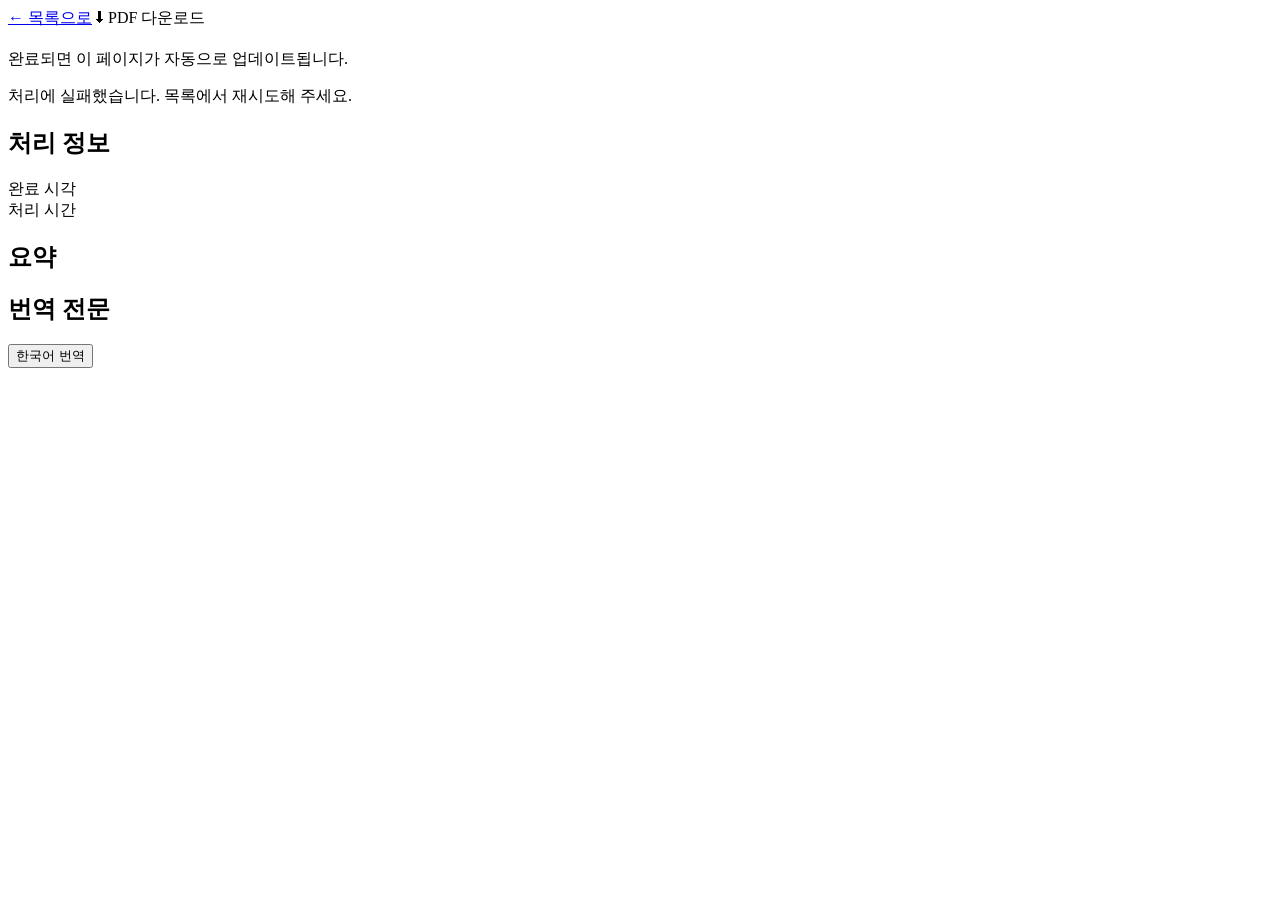
<file: src/main/resources/templates/detail.html>
<!DOCTYPE html>
<html xmlns:th="http://www.thymeleaf.org" lang="ko">
<head>
    <meta charset="UTF-8">
    <meta name="viewport" content="width=device-width, initial-scale=1.0">
    <title th:text="'문서 상세 - ' + ${doc.fileName}">문서 상세</title>
    <link rel="stylesheet" th:href="@{/css/style.css}">
</head>
<body th:data-status="${doc.status.name()}">
<div class="container">
    <div class="top-bar">
        <a class="btn-back" href="/">← 목록으로</a>
        <a class="btn-download"
           th:if="${doc.translatedText != null}"
           th:href="@{/download/{id}(id=${doc.id})}">⬇ PDF 다운로드</a>
        <span class="page-title" th:text="${doc.fileName}"></span>
    </div>

    <div th:if="${message}" class="alert" th:text="${message}"></div>

    <!-- PROCESSING: 전체 처리중 안내 -->
    <div th:if="${doc.status.name() == 'PROCESSING'}" class="card processing-state">
        <div class="spinner-lg"></div>
        <h2 th:text="${doc.processMode?.name() == 'TRANSLATE' ? '번역중입니다.' : (doc.processMode?.name() == 'SUMMARIZE' ? '요약중입니다.' : '번역 + 요약중입니다.')}"></h2>
        <p>완료되면 이 페이지가 자동으로 업데이트됩니다.</p>
    </div>

    <!-- 처리 완료 또는 실패 -->
    <th:block th:unless="${doc.status.name() == 'PROCESSING'}">

        <!-- FAILED 경고 배너 -->
        <div th:if="${doc.status.name() == 'FAILED'}" class="banner-failed">
            처리에 실패했습니다. 목록에서 재시도해 주세요.
        </div>

        <div class="meta">
            <span class="meta-item">
                <strong th:text="${doc.originLang == 'EN' ? '영어' : (doc.originLang == 'JA' ? '일본어' : '중국어')}"></strong>
            </span>
            <span class="meta-item" th:text="${doc.processMode?.displayName}"></span>
            <span class="meta-item" th:text="${#temporals.format(doc.createdAt, 'yyyy-MM-dd HH:mm')}"></span>
            <span th:class="'badge badge-' + ${doc.status.name().toLowerCase()}"
                  th:text="${doc.status.displayName}"></span>
        </div>

        <!-- 처리 정보 -->
        <div class="card" th:if="${doc.completedAt != null or doc.processingTimeSec != null}">
            <h2>처리 정보</h2>
            <div class="info-grid">
                <div class="info-item" th:if="${doc.completedAt != null}">
                    <span class="info-label">완료 시각</span>
                    <span class="info-value" th:text="${#temporals.format(doc.completedAt, 'yyyy-MM-dd HH:mm:ss')}"></span>
                </div>
                <div class="info-item" th:if="${doc.processingTimeSec != null}">
                    <span class="info-label">처리 시간</span>
                    <span class="info-value" th:text="${doc.processingTimeSec} + '초'"></span>
                </div>
            </div>
        </div>

        <!-- 요약 (SUMMARIZE 또는 BOTH 모드이고 summary가 있을 때) -->
        <div class="card"
             th:if="${doc.processMode?.name() != 'TRANSLATE' and doc.summary != null}">
            <h2>요약</h2>
            <div class="summary-box" th:text="${doc.summary}"></div>
        </div>

        <!-- 번역 전문 (TRANSLATE 또는 BOTH 모드이고 translatedText가 있을 때) -->
        <div class="card"
             th:if="${doc.processMode?.name() != 'SUMMARIZE' and doc.translatedText != null}">
            <h2>번역 전문</h2>
            <div class="tab-bar">
                <button class="tab active" onclick="switchTab('translated', this)">한국어 번역</button>
            </div>
            <div id="translated" class="tab-content active">
                <div class="text-box" th:text="${doc.translatedText}"></div>
            </div>
        </div>

    </th:block>
</div>

<script th:src="@{/js/detail.js}"></script>
</body>
</html>
</file>
